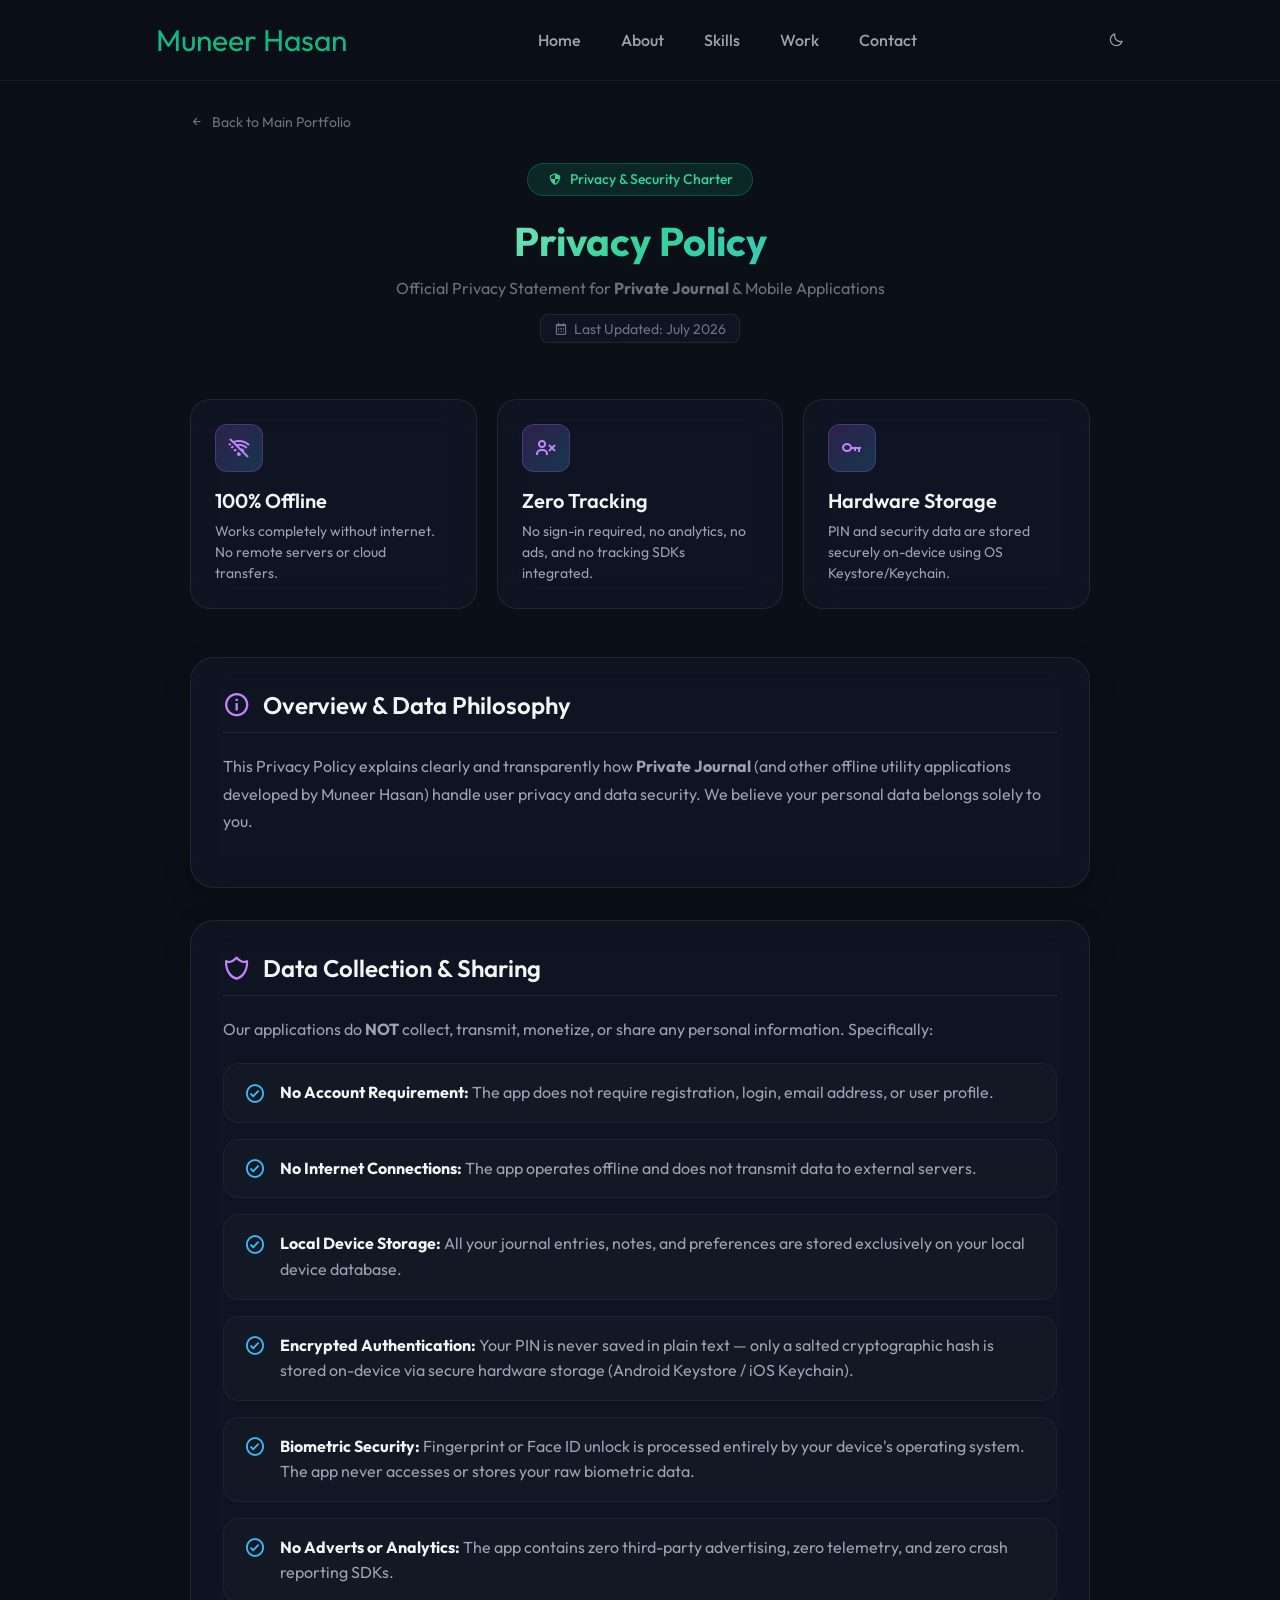
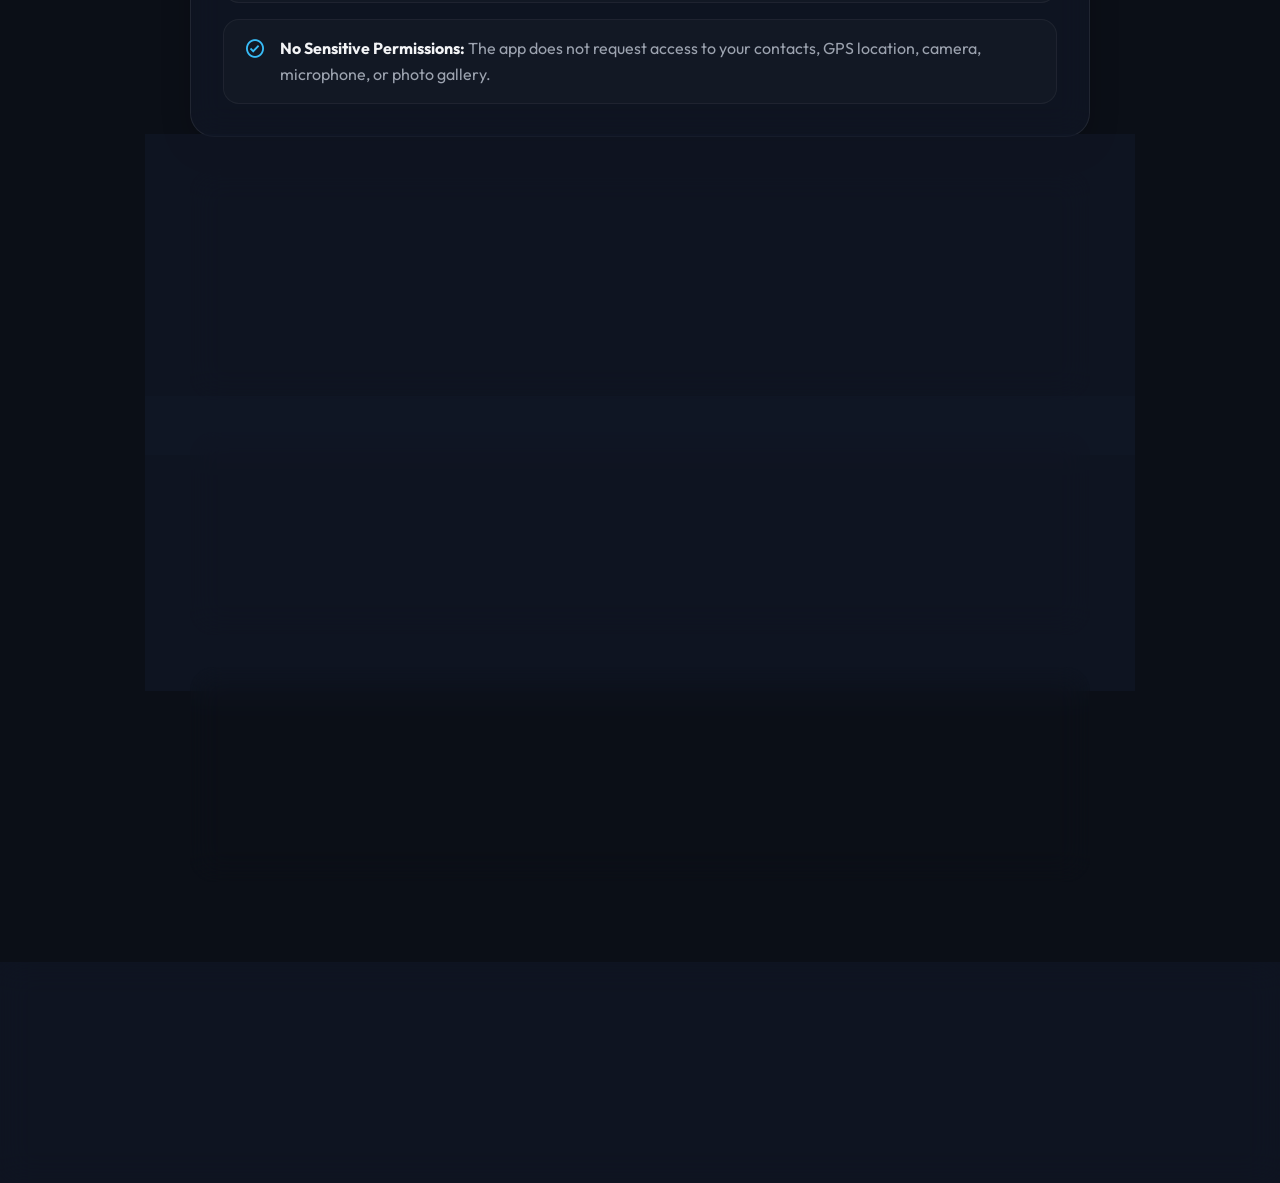
<file: privacy-policy.html>
<!DOCTYPE html>
<html lang="en">

<head>
    <meta charset="UTF-8">
    <meta name="viewport" content="width=device-width, initial-scale=1.0">

    <!--=============== FAVICON ===============-->
    <link rel="icon" type="image/jpeg" sizes="192x192" href="assets/favicons/mh_favicon.jpg">
    <link rel="icon" type="image/svg+xml" href="assets/favicons/mh_favicon.svg">
    <link rel="apple-touch-icon" href="assets/favicons/mh_favicon.svg">
    <link rel="shortcut icon" href="assets/favicons/mh_favicon.svg">
    <meta name="theme-color" content="#DBCBF3">

    <!--=============== BOXICONS ===============-->
    <link href='https://unpkg.com/boxicons@2.1.2/css/boxicons.min.css' rel='stylesheet'>

    <!--=============== CSS ===============-->
    <link rel="stylesheet" href="assets/css/styles.css">

    <!--=============== SEO & META TAGS ===============-->
    <title>Privacy Policy | Muneer Hasan Applications</title>
    <meta name="description" content="Privacy Policy for Private Journal and mobile applications developed by Muneer Hasan. 100% offline, zero data collection.">
    <meta name="keywords" content="Muneer Hasan, Privacy Policy, Private Journal, Mobile Apps, Offline Apps">

    <style>
        .privacy__container {
            padding-top: 7rem;
            padding-bottom: 5rem;
            max-width: 900px;
        }

        .privacy__header {
            text-align: center;
            margin-bottom: 3.5rem;
        }

        .privacy__badge {
            display: inline-flex;
            align-items: center;
            column-gap: 0.5rem;
            background: rgba(16, 185, 129, 0.15);
            border: 1px solid rgba(16, 185, 129, 0.3);
            color: #34d399;
            padding: 0.4rem 1.2rem;
            border-radius: 50px;
            font-size: var(--small-font-size);
            font-weight: var(--font-medium);
            margin-bottom: 1.25rem;
            backdrop-filter: blur(10px);
        }

        .privacy__title {
            font-size: var(--biggest-font-size);
            background: linear-gradient(135deg, #ffffff 0%, #34d399 50%, #38bdf8 100%);
            -webkit-background-clip: text;
            -webkit-text-fill-color: transparent;
            margin-bottom: 0.75rem;
            font-weight: var(--font-bold);
        }

        .privacy__subtitle {
            color: var(--text-color-light);
            font-size: var(--normal-font-size);
            margin-bottom: 1rem;
        }

        .privacy__meta {
            display: inline-flex;
            align-items: center;
            column-gap: 0.4rem;
            color: var(--text-color-light);
            font-size: var(--small-font-size);
            background: var(--container-color);
            padding: 0.3rem 0.8rem;
            border-radius: 8px;
            border: 1px solid var(--glass-border);
        }

        /* Pillars Grid */
        .pillars__grid {
            display: grid;
            grid-template-columns: repeat(auto-fit, minmax(250px, 1fr));
            gap: 1.25rem;
            margin-bottom: 3rem;
        }

        .pillar__card {
            background: var(--container-color);
            border: 1px solid var(--glass-border);
            padding: 1.5rem;
            border-radius: 1.25rem;
            backdrop-filter: var(--glass-blur);
            transition: transform 0.3s ease, border-color 0.3s ease;
        }

        .pillar__card:hover {
            transform: translateY(-5px);
            border-color: rgba(168, 85, 247, 0.4);
        }

        .pillar__icon {
            width: 48px;
            height: 48px;
            background: linear-gradient(135deg, rgba(168, 85, 247, 0.2), rgba(56, 189, 248, 0.2));
            border: 1px solid rgba(168, 85, 247, 0.3);
            border-radius: 12px;
            display: flex;
            align-items: center;
            justify-content: center;
            font-size: 1.5rem;
            color: #c084fc;
            margin-bottom: 1rem;
        }

        .pillar__title {
            font-size: var(--h3-font-size);
            color: var(--title-color);
            margin-bottom: 0.5rem;
            font-weight: var(--font-semibold);
        }

        .pillar__description {
            font-size: var(--small-font-size);
            color: var(--text-color);
            line-height: 1.5;
        }

        /* Sections */
        .policy__card {
            background: var(--container-color);
            border: 1px solid var(--glass-border);
            padding: 2rem;
            border-radius: 1.5rem;
            backdrop-filter: var(--glass-blur);
            margin-bottom: 2rem;
            box-shadow: 0 10px 30px rgba(0, 0, 0, 0.2);
        }

        .section__header {
            display: flex;
            align-items: center;
            column-gap: 0.75rem;
            margin-bottom: 1.25rem;
            padding-bottom: 0.75rem;
            border-bottom: 1px solid var(--glass-border);
        }

        .section__header i {
            font-size: 1.75rem;
            color: #c084fc;
        }

        .section__header h2 {
            font-size: var(--h2-font-size);
            color: var(--title-color);
            font-weight: var(--font-semibold);
            margin: 0;
        }

        .policy__text {
            font-size: var(--normal-font-size);
            color: var(--text-color);
            line-height: 1.7;
            margin-bottom: 1.25rem;
        }

        .checklist {
            list-style: none;
            padding: 0;
            margin: 0;
            display: flex;
            flex-direction: column;
            gap: 1rem;
        }

        .checklist__item {
            display: flex;
            align-items: flex-start;
            column-gap: 0.85rem;
            background: rgba(255, 255, 255, 0.02);
            padding: 1rem 1.25rem;
            border-radius: 1rem;
            border: 1px solid rgba(255, 255, 255, 0.05);
            transition: background 0.3s ease;
        }

        .checklist__item:hover {
            background: rgba(168, 85, 247, 0.05);
        }

        .checklist__icon {
            font-size: 1.35rem;
            color: #38bdf8;
            margin-top: 0.15rem;
            flex-shrink: 0;
        }

        .checklist__content {
            font-size: var(--normal-font-size);
            color: var(--text-color);
            line-height: 1.6;
        }

        .checklist__content strong {
            color: var(--title-color);
        }

        /* Contact Box */
        .contact__box {
            text-align: center;
            background: linear-gradient(135deg, rgba(168, 85, 247, 0.1), rgba(56, 189, 248, 0.1));
            border: 1px solid rgba(168, 85, 247, 0.3);
            padding: 2.5rem 2rem;
            border-radius: 1.5rem;
            backdrop-filter: var(--glass-blur);
        }

        .contact__box h2 {
            font-size: var(--h2-font-size);
            color: var(--title-color);
            margin-bottom: 0.75rem;
        }

        .contact__box p {
            color: var(--text-color);
            margin-bottom: 1.5rem;
        }

        .contact__btn {
            display: inline-flex;
            align-items: center;
            column-gap: 0.5rem;
            background: linear-gradient(135deg, #a855f7, #06b6d4);
            color: #ffffff;
            padding: 0.85rem 2rem;
            border-radius: 50px;
            font-weight: var(--font-medium);
            text-decoration: none;
            transition: transform 0.3s ease, box-shadow 0.3s ease;
            box-shadow: 0 4px 15px rgba(168, 85, 247, 0.4);
        }

        .contact__btn:hover {
            transform: translateY(-3px);
            box-shadow: 0 8px 25px rgba(168, 85, 247, 0.6);
        }

        .back__home {
            display: inline-flex;
            align-items: center;
            column-gap: 0.5rem;
            color: var(--text-color-light);
            font-size: var(--small-font-size);
            text-decoration: none;
            margin-bottom: 2rem;
            transition: color 0.3s ease;
        }

        .back__home:hover {
            color: #c084fc;
        }

        @media screen and (max-width: 768px) {
            .privacy__container {
                padding-top: 6rem;
            }
            .policy__card {
                padding: 1.5rem;
            }
        }
    </style>
</head>

<body>
    <div class="custom-cursor"></div>

    <!--=============== HEADER ===============-->
    <header class="header" id="header">
        <nav class="nav container">
            <a href="/" class="nav__logo">Muneer Hasan</a>

            <div class="nav__menu" id="nav-menu">
                <ul class="nav__list">
                    <li class="nav__item"><a href="/" class="nav__link"><i class='bx bx-home'></i> <span class="nav__name">Home</span></a></li>
                    <li class="nav__item"><a href="/#about" class="nav__link"><i class='bx bx-user'></i> <span class="nav__name">About</span></a></li>
                    <li class="nav__item"><a href="/#skills" class="nav__link"><i class='bx bx-book'></i> <span class="nav__name">Skills</span></a></li>
                    <li class="nav__item"><a href="/#work" class="nav__link"><i class='bx bx-briefcase-alt-2'></i> <span class="nav__name">Work</span></a></li>
                    <li class="nav__item"><a href="/#contact" class="nav__link"><i class='bx bx-message-square-dots'></i> <span class="nav__name">Contact</span></a></li>
                </ul>

                <!--=============== close drawer (mobile) ===============-->
                <button class="nav__close" id="nav-close" type="button" aria-label="Close menu">
                    <i class='bx bx-x'></i>
                </button>
            </div>

            <div class="nav__btns">
                <!--=============== theme change button ===============-->
                <i class='bx bx-moon change-theme change-theme-button' id="theme-button"></i>

                <!--=============== drawer toggle (mobile) ===============-->
                <button class="nav__toggle" id="nav-toggle" type="button" aria-label="Open menu"
                    aria-controls="nav-menu" aria-expanded="false">
                    <i class='bx bx-menu'></i>
                </button>
            </div>
        </nav>

        <!--=============== drawer overlay (mobile) ===============-->
        <div class="nav__overlay" id="nav-overlay"></div>
    </header>

    <!--=============== MAIN ===============-->
    <main class="main">
        <div class="privacy__container container">

            <a href="/" class="back__home">
                <i class='bx bx-left-arrow-alt'></i> Back to Main Portfolio
            </a>

            <!-- Hero Header -->
            <div class="privacy__header">
                <div class="privacy__badge">
                    <i class='bx bx-shield-quarter'></i> Privacy & Security Charter
                </div>
                <h1 class="privacy__title">Privacy Policy</h1>
                <p class="privacy__subtitle">Official Privacy Statement for <strong>Private Journal</strong> & Mobile Applications</p>
                <div class="privacy__meta">
                    <i class='bx bx-calendar'></i> Last Updated: July 2026
                </div>
            </div>

            <!-- Quick Pillars -->
            <div class="pillars__grid">
                <div class="pillar__card">
                    <div class="pillar__icon">
                        <i class='bx bx-wifi-off'></i>
                    </div>
                    <h3 class="pillar__title">100% Offline</h3>
                    <p class="pillar__description">Works completely without internet. No remote servers or cloud transfers.</p>
                </div>

                <div class="pillar__card">
                    <div class="pillar__icon">
                        <i class='bx bx-user-x'></i>
                    </div>
                    <h3 class="pillar__title">Zero Tracking</h3>
                    <p class="pillar__description">No sign-in required, no analytics, no ads, and no tracking SDKs integrated.</p>
                </div>

                <div class="pillar__card">
                    <div class="pillar__icon">
                        <i class='bx bx-key'></i>
                    </div>
                    <h3 class="pillar__title">Hardware Storage</h3>
                    <p class="pillar__description">PIN and security data are stored securely on-device using OS Keystore/Keychain.</p>
                </div>
            </div>

            <!-- Section 1: Overview & Scope -->
            <div class="policy__card">
                <div class="section__header">
                    <i class='bx bx-info-circle'></i>
                    <h2>Overview & Data Philosophy</h2>
                </div>
                <p class="policy__text">
                    This Privacy Policy explains clearly and transparently how <strong>Private Journal</strong> (and other offline utility applications developed by Muneer Hasan) handle user privacy and data security. We believe your personal data belongs solely to you.
                </p>
            </div>

            <!-- Section 2: Data Collection -->
            <div class="policy__card">
                <div class="section__header">
                    <i class='bx bx-shield-alt-2'></i>
                    <h2>Data Collection & Sharing</h2>
                </div>
                <p class="policy__text">
                    Our applications do <strong>NOT</strong> collect, transmit, monetize, or share any personal information. Specifically:
                </p>
                
                <ul class="checklist">
                    <li class="checklist__item">
                        <i class='bx bx-check-circle checklist__icon'></i>
                        <div class="checklist__content">
                            <strong>No Account Requirement:</strong> The app does not require registration, login, email address, or user profile.
                        </div>
                    </li>
                    <li class="checklist__item">
                        <i class='bx bx-check-circle checklist__icon'></i>
                        <div class="checklist__content">
                            <strong>No Internet Connections:</strong> The app operates offline and does not transmit data to external servers.
                        </div>
                    </li>
                    <li class="checklist__item">
                        <i class='bx bx-check-circle checklist__icon'></i>
                        <div class="checklist__content">
                            <strong>Local Device Storage:</strong> All your journal entries, notes, and preferences are stored exclusively on your local device database.
                        </div>
                    </li>
                    <li class="checklist__item">
                        <i class='bx bx-check-circle checklist__icon'></i>
                        <div class="checklist__content">
                            <strong>Encrypted Authentication:</strong> Your PIN is never saved in plain text — only a salted cryptographic hash is stored on-device via secure hardware storage (Android Keystore / iOS Keychain).
                        </div>
                    </li>
                    <li class="checklist__item">
                        <i class='bx bx-check-circle checklist__icon'></i>
                        <div class="checklist__content">
                            <strong>Biometric Security:</strong> Fingerprint or Face ID unlock is processed entirely by your device's operating system. The app never accesses or stores your raw biometric data.
                        </div>
                    </li>
                    <li class="checklist__item">
                        <i class='bx bx-check-circle checklist__icon'></i>
                        <div class="checklist__content">
                            <strong>No Adverts or Analytics:</strong> The app contains zero third-party advertising, zero telemetry, and zero crash reporting SDKs.
                        </div>
                    </li>
                    <li class="checklist__item">
                        <i class='bx bx-check-circle checklist__icon'></i>
                        <div class="checklist__content">
                            <strong>No Sensitive Permissions:</strong> The app does not request access to your contacts, GPS location, camera, microphone, or photo gallery.
                        </div>
                    </li>
                </ul>
            </div>

            <!-- Section 3: Data Control & Deletion -->
            <div class="policy__card">
                <div class="section__header">
                    <i class='bx bx-trash-alt'></i>
                    <h2>Data Control & Permanent Deletion</h2>
                </div>
                <p class="policy__text">
                    You have total ownership of your data at all times. Uninstalling the application permanently deletes all stored journal entries and app data from your device, as no backup exists on external servers. You can also manually wipe all data at any time inside the app via <strong>Settings &rarr; Delete All Entries</strong>.
                </p>
            </div>

            <!-- Section 4: Policy Updates -->
            <div class="policy__card">
                <div class="section__header">
                    <i class='bx bx-refresh'></i>
                    <h2>Policy Changes</h2>
                </div>
                <p class="policy__text">
                    If this policy is ever updated (for instance, if an optional encrypted cloud backup feature is introduced in a future release), this document will be updated immediately and highlighted in the application's official release notes.
                </p>
            </div>

            <!-- Section 5: Contact Box -->
            <div class="contact__box">
                <h2>Have Questions About Privacy?</h2>
                <p>If you have any questions or feedback regarding this privacy statement, feel free to reach out directly.</p>
                <a href="mailto:engrmuneerhasan5544@gmail.com" class="contact__btn">
                    <i class='bx bx-envelope'></i> Contact Developer
                </a>
            </div>

        </div>
    </main>

    <!--=============== FOOTER ===============-->
    <footer class="footer">
        <div class="footer__container container">
            <h1 class="footer__title">Muneer Hasan</h1>
            <span class="footer__copy">All rights reserved. &copy; 2026 Muneer Hasan</span>
        </div>
    </footer>

    <!--=============== MAIN JS ===============-->
    <script src="assets/js/main.js"></script>
</body>

</html>
</file>
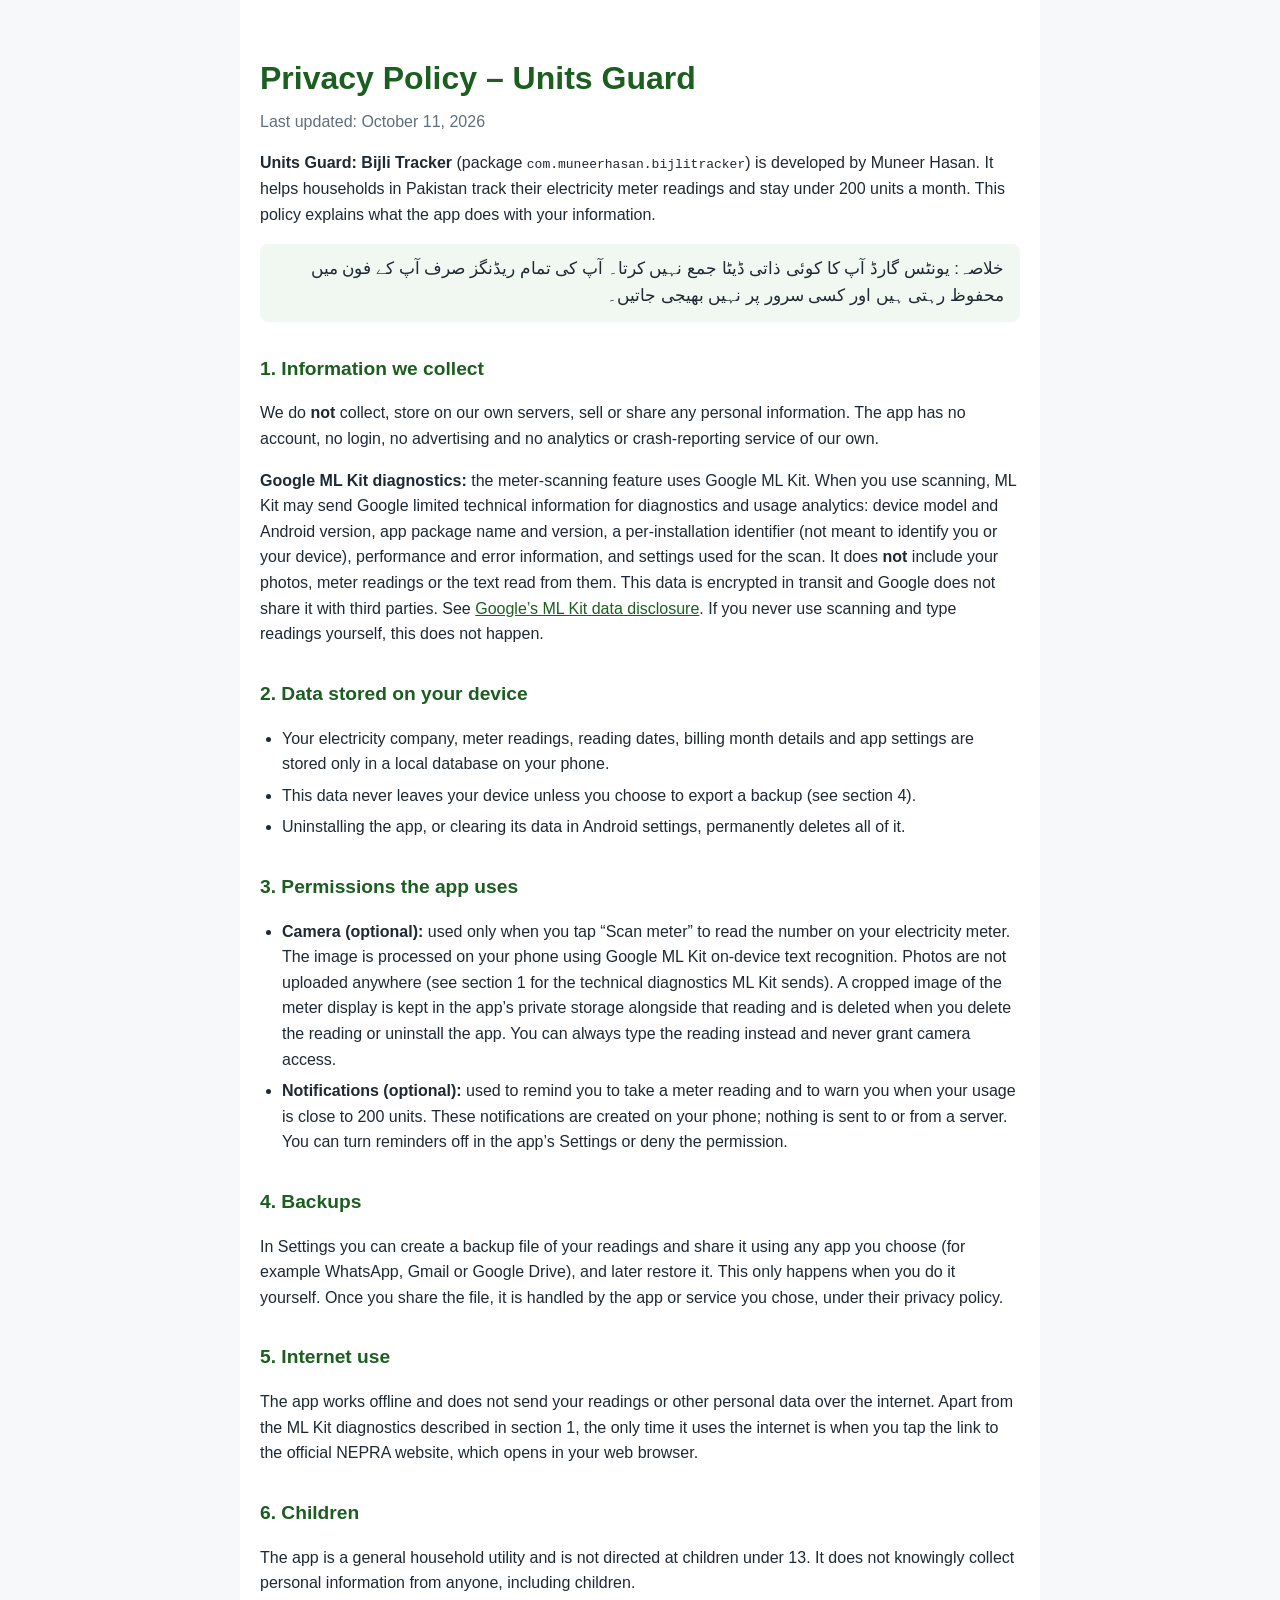
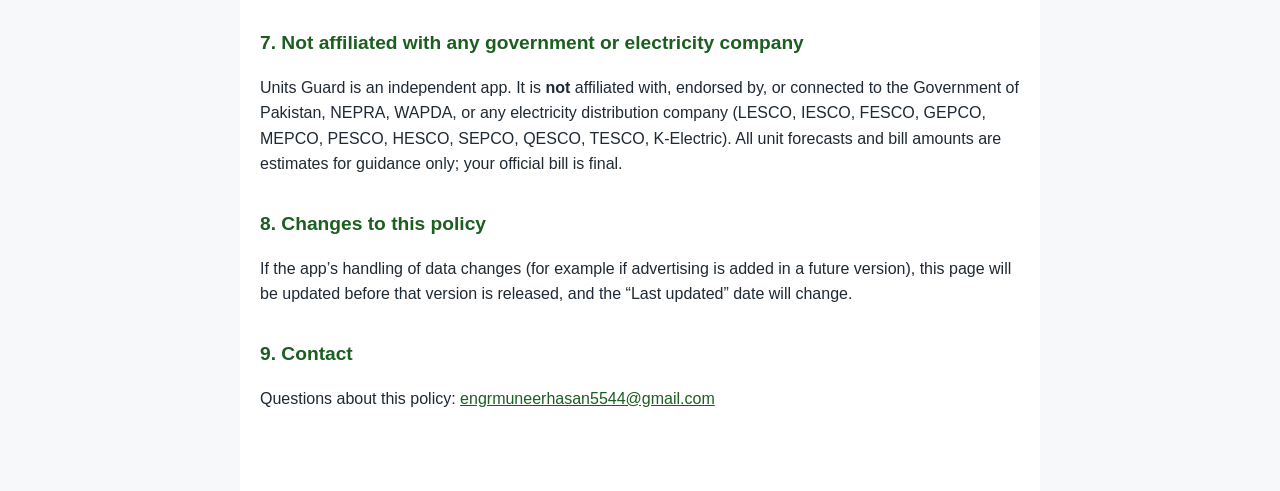
<file: units-guard-privacy.html>
<!doctype html>
<html lang="en">
<head>
<meta charset="utf-8">
<meta name="viewport" content="width=device-width, initial-scale=1">
<title>Units Guard – Privacy Policy</title>
<style>
  body { font-family: -apple-system, BlinkMacSystemFont, "Segoe UI", Roboto, Arial, sans-serif; line-height: 1.6; color: #1f2933; background: #f7f8fa; margin: 0; }
  main { max-width: 760px; margin: 0 auto; padding: 32px 20px 64px; background: #fff; }
  h1 { color: #1B5E20; margin-bottom: 4px; }
  h2 { color: #1B5E20; margin-top: 32px; font-size: 1.2rem; }
  .updated { color: #616e7c; margin-top: 0; }
  ul { padding-left: 22px; }
  li { margin-bottom: 6px; }
  .ur { direction: rtl; text-align: right; font-size: 1.05rem; background: #f1f8f1; padding: 12px 16px; border-radius: 8px; }
  a { color: #1B5E20; }
</style>
</head>
<body>
<main>
<h1>Privacy Policy – Units Guard</h1>
<p class="updated">Last updated: October 11, 2026</p>

<p><strong>Units Guard: Bijli Tracker</strong> (package <code>com.muneerhasan.bijlitracker</code>) is developed by Muneer Hasan. It helps households in Pakistan track their electricity meter readings and stay under 200 units a month. This policy explains what the app does with your information.</p>

<p class="ur">خلاصہ: یونٹس گارڈ آپ کا کوئی ذاتی ڈیٹا جمع نہیں کرتا۔ آپ کی تمام ریڈنگز صرف آپ کے فون میں محفوظ رہتی ہیں اور کسی سرور پر نہیں بھیجی جاتیں۔</p>

<h2>1. Information we collect</h2>
<p>We do <strong>not</strong> collect, store on our own servers, sell or share any personal information. The app has no account, no login, no advertising and no analytics or crash-reporting service of our own.</p>
<p><strong>Google ML Kit diagnostics:</strong> the meter-scanning feature uses Google ML Kit. When you use scanning, ML Kit may send Google limited technical information for diagnostics and usage analytics: device model and Android version, app package name and version, a per-installation identifier (not meant to identify you or your device), performance and error information, and settings used for the scan. It does <strong>not</strong> include your photos, meter readings or the text read from them. This data is encrypted in transit and Google does not share it with third parties. See <a href="https://developers.google.com/ml-kit/android-data-disclosure">Google’s ML Kit data disclosure</a>. If you never use scanning and type readings yourself, this does not happen.</p>

<h2>2. Data stored on your device</h2>
<ul>
  <li>Your electricity company, meter readings, reading dates, billing month details and app settings are stored only in a local database on your phone.</li>
  <li>This data never leaves your device unless you choose to export a backup (see section 4).</li>
  <li>Uninstalling the app, or clearing its data in Android settings, permanently deletes all of it.</li>
</ul>

<h2>3. Permissions the app uses</h2>
<ul>
  <li><strong>Camera (optional):</strong> used only when you tap “Scan meter” to read the number on your electricity meter. The image is processed on your phone using Google ML Kit on-device text recognition. Photos are not uploaded anywhere (see section 1 for the technical diagnostics ML Kit sends). A cropped image of the meter display is kept in the app’s private storage alongside that reading and is deleted when you delete the reading or uninstall the app. You can always type the reading instead and never grant camera access.</li>
  <li><strong>Notifications (optional):</strong> used to remind you to take a meter reading and to warn you when your usage is close to 200 units. These notifications are created on your phone; nothing is sent to or from a server. You can turn reminders off in the app’s Settings or deny the permission.</li>
</ul>

<h2>4. Backups</h2>
<p>In Settings you can create a backup file of your readings and share it using any app you choose (for example WhatsApp, Gmail or Google Drive), and later restore it. This only happens when you do it yourself. Once you share the file, it is handled by the app or service you chose, under their privacy policy.</p>

<h2>5. Internet use</h2>
<p>The app works offline and does not send your readings or other personal data over the internet. Apart from the ML Kit diagnostics described in section 1, the only time it uses the internet is when you tap the link to the official NEPRA website, which opens in your web browser.</p>

<h2>6. Children</h2>
<p>The app is a general household utility and is not directed at children under 13. It does not knowingly collect personal information from anyone, including children.</p>

<h2>7. Not affiliated with any government or electricity company</h2>
<p>Units Guard is an independent app. It is <strong>not</strong> affiliated with, endorsed by, or connected to the Government of Pakistan, NEPRA, WAPDA, or any electricity distribution company (LESCO, IESCO, FESCO, GEPCO, MEPCO, PESCO, HESCO, SEPCO, QESCO, TESCO, K-Electric). All unit forecasts and bill amounts are estimates for guidance only; your official bill is final.</p>

<h2>8. Changes to this policy</h2>
<p>If the app’s handling of data changes (for example if advertising is added in a future version), this page will be updated before that version is released, and the “Last updated” date will change.</p>

<h2>9. Contact</h2>
<p>Questions about this policy: <a href="mailto:engrmuneerhasan5544@gmail.com">engrmuneerhasan5544@gmail.com</a></p>
</main>
</body>
</html>
</file>
<file: assets/css/styles.css>
/*=============== GOOGLE FONTS ===============*/
@import url("https://fonts.googleapis.com/css2?family=Outfit:wght@300;400;500;600;700&display=swap");

/*=============== VARIABLES CSS ===============*/
:root {
  --header-height: 4rem;

  /*========== Colors ==========*/
  /* Premium Emerald & Neon Cyan AI Theme */
  --first-hue: 160; /* Emerald Green */
  --sat: 84%;
  --lig: 48%;
  --second-hue: 190; /* Cyan */
  
  --first-color: #10b981;
  --first-color-alt: #34d399;
  
  --title-color: #f3f4f6;
  --text-color: #9ca3af;
  --text-color-light: #6b7280;
  --body-color: #0b0f17; /* Deep Obsidian Midnight */
  --container-color: rgba(17, 24, 39, 0.65); /* Glass Charcoal */
  
  --glass-bg: rgba(17, 24, 39, 0.35);
  --glass-border: rgba(255, 255, 255, 0.08);
  --glass-blur: blur(16px);

  /*========== Font and typography ==========*/
  --body-font: "Outfit", sans-serif;
  --biggest-font-size: 2rem;
  --h1-font-size: 1.75rem;
  --h2-font-size: 1.5rem;
  --h3-font-size: 1.25rem;
  --normal-font-size: 1rem;
  --small-font-size: 0.875rem;
  --smaller-font-size: 0.813rem;
  --tiny-font-size: 0.688rem;

  /*========== Font weight ==========*/
  --font-light: 300;
  --font-medium: 500;
  --font-semibold: 600;
  --font-bold: 700;

  /*========== z index ==========*/
  --z-tooltip: 10;
  --z-fixed: 100;
  --z-modal: 1000;
}

/* Responsive typography */
@media screen and (min-width: 968px) {
  :root {
    --biggest-font-size: 2.5rem;
    --h1-font-size: 2.25rem;
    --h2-font-size: 1.5rem;
    --h3-font-size: 1.25rem;
    --normal-font-size: 1rem;
    --small-font-size: 0.875rem;
    --smaller-font-size: 0.813rem;
  }
}

/*=============== BASE ===============*/
* {
  box-sizing: border-box;
  padding: 0;
  margin: 0;
}

html {
  scroll-behavior: smooth;
}

body,
button,
input,
textarea {
  font-family: var(--body-font);
  font-size: var(--normal-font-size);
}

body {
  background-color: var(--body-color);
  color: var(--text-color);
  transition: 0.4s;
  /* for light mode animation */
}

h1,
h2,
h3 {
  color: var(--title-color);
  font-weight: var(--font-semibold);
}

ul {
  list-style: none;
}

a {
  text-decoration: none;
}

button {
  cursor: pointer;
  border: none;
  outline: none;
}

img {
  max-width: 100%;
  height: auto;
}

/*=============== THEME ===============*/
.change__theme {
  font-size: 1.25rem;
  cursor: pointer;
  transition: 0.3s;
}

.change__theme:hover {
  color: var(--first-color);
}

/*========== Variables light theme ==========*/
body.light-theme {
  --title-color: #0f172a;
  --text-color: #475569;
  --text-color-light: #64748b;
  --body-color: #f8fafc; /* Clean off-white slate */
  --container-color: #ffffff; /* Crisp white card */
  --glass-border: rgba(15, 23, 42, 0.08);
  --glass-bg: rgba(255, 255, 255, 0.85);
}

/*========== 
    Color changes in some parts of 
    the website, in light theme
==========*/
.light-theme .header {
  background-color: rgba(248, 250, 252, 0.85) !important;
  backdrop-filter: blur(16px);
  -webkit-backdrop-filter: blur(16px);
  border-bottom: 1px solid rgba(15, 23, 42, 0.06);
}

.light-theme .nav__menu {
  background-color: rgba(255, 255, 255, 0.97);
  border-left: 1px solid rgba(15, 23, 42, 0.1);
  box-shadow: -20px 0 45px rgba(15, 23, 42, 0.12);
}

.light-theme .nav__link:hover {
  background-color: rgba(15, 23, 42, 0.05);
}

.light-theme .nav__overlay {
  background-color: rgba(15, 23, 42, 0.35);
}

.light-theme .scroll-header {
  box-shadow: 0 4px 16px rgba(15, 23, 42, 0.06);
}

.light-theme .section__subtitle {
  color: var(--text-color-light);
}

.light-theme .home__social-link {
  background-color: #ffffff;
  border: 1px solid rgba(15, 23, 42, 0.08);
  box-shadow: 0 4px 12px rgba(15, 23, 42, 0.05);
}

.light-theme .home__social-link:hover {
  background-color: var(--first-color);
  color: #ffffff;
}

.light-theme .stat__card,
.light-theme .about__box,
.light-theme .skills__content,
.light-theme .services__card,
.light-theme .work__card,
.light-theme .testimonial__card,
.light-theme .contact__card,
.light-theme .contact__form-div,
.light-theme .pillar__card,
.light-theme .policy__card {
  background-color: #ffffff !important;
  border: 1px solid rgba(16, 185, 129, 0.2) !important;
  box-shadow: 0 10px 30px rgba(15, 23, 42, 0.05) !important;
}

.light-theme .stat__number {
  background: linear-gradient(135deg, #0f172a, #059669);
  -webkit-background-clip: text;
  -webkit-text-fill-color: transparent;
}

.light-theme::-webkit-scrollbar {
  background-color: #e2e8f0;
}

/*=============== REUSABLE CSS CLASSES ===============*/
.container {
  max-width: 968px;
  margin-left: 1rem;
  margin-right: 1rem;
}

.grid {
  display: grid;
  gap: 1.25rem;
}

.main {
  overflow: hidden;
}

.section {
  padding: 4.5rem 0 1rem;
}

.section__title,
.section__subtitle {
  text-align: center;
}

.section__title {
  font-size: var(--h2-font-size);
  color: var(--first-color);
  margin-bottom: 2rem;
}

.section__subtitle {
  display: block;
  font-size: var(--smaller-font-size);
  color: var(--text-color-light);
}

/*=============== HEADER & NAV===============*/
.header {
  position: fixed;
  top: 0;
  left: 0;
  width: 100%;
  background-color: rgba(11, 15, 23, 0.75);
  backdrop-filter: blur(16px);
  -webkit-backdrop-filter: blur(16px);
  border-bottom: 1px solid rgba(255, 255, 255, 0.05);
  z-index: var(--z-fixed);
  transition: 0.4s;
}

.nav {
  height: var(--header-height);
  display: flex;
  justify-content: space-between;
  align-items: center;
}

.nav__logo {
  color: var(--first-color);

  font-size: 30px;
  transition: 0.4s;
}

.nav__logo:hover {
  color: var(--first-color-alt);
}

/* Right side actions: theme toggle + hamburger */
.nav__btns {
  display: flex;
  align-items: center;
  column-gap: 1rem;
}

.nav__toggle,
.nav__close {
  display: inline-flex;
  align-items: center;
  justify-content: center;
  background: none;
  border: none;
  padding: 0;
  cursor: pointer;
  color: var(--title-color);
  font-size: 1.6rem;
  line-height: 1;
  transition: color 0.3s;
}

.nav__toggle:hover,
.nav__close:hover {
  color: var(--first-color);
}

/* Mobile drawer (slides in from the right) */
.nav__menu {
  position: fixed;
  top: 0;
  right: -100%;
  width: 78%;
  max-width: 320px;
  height: 100vh;
  height: 100dvh;
  background-color: rgba(11, 15, 23, 0.96);
  border-left: 1px solid rgba(255, 255, 255, 0.08);
  padding: 5.5rem 1.5rem 2.5rem;
  backdrop-filter: blur(20px);
  -webkit-backdrop-filter: blur(20px);
  box-shadow: -20px 0 45px rgba(0, 0, 0, 0.45);
  overflow-y: auto;
  visibility: hidden; /* keep off-screen links out of the tab order */
  transition: right 0.4s cubic-bezier(0.4, 0, 0.2, 1), visibility 0.4s;
  z-index: 1000;
}

.nav__menu.show-menu {
  right: 0;
  visibility: visible;
}

.nav__close {
  position: absolute;
  top: 1.4rem;
  right: 1.4rem;
  font-size: 1.9rem;
  color: var(--first-color);
}

/* Dim backdrop behind the drawer */
.nav__overlay {
  position: fixed;
  top: 0;
  left: 0;
  width: 100vw;
  height: 100vh;
  height: 100dvh;
  background-color: rgba(2, 6, 12, 0.6);
  backdrop-filter: blur(2px);
  -webkit-backdrop-filter: blur(2px);
  opacity: 0;
  visibility: hidden;
  transition: opacity 0.4s, visibility 0.4s;
  z-index: 999;
}

.nav__overlay.show-overlay {
  opacity: 1;
  visibility: visible;
}

.nav__list {
  display: flex;
  flex-direction: column;
  align-items: stretch;
  row-gap: 0.35rem;
}

.nav__link {
  color: var(--text-color);
  font-size: 1.35rem;
  padding: 0.85rem 1rem;
  font-weight: var(--font-medium);
  text-decoration: none;
  transition: 0.4s;
  display: flex;
  align-items: center;
  gap: 0.9rem;
  border-radius: 0.75rem;
}

.nav__link:hover {
  color: var(--title-color);
  background-color: rgba(255, 255, 255, 0.06);
}

.nav__name {
  display: block;
  font-size: var(--normal-font-size);
}

/* Active link */
.active-link {
  background: linear-gradient(180deg,
      hsla(var(--first-hue), var(--sat), var(--lig), 0.5),
      hsla(var(--first-hue), var(--sat), var(--lig), 0.2));
  box-shadow: 0 0 16px hsla(var(--first-hue), var(--sat), var(--lig), 0.4);
  border-radius: 0.75rem;

  color: var(--title-color);
}

/* Change background header */
.scroll-header {
  box-shadow: 0 4px 4px hsla(0, 0%, 4%, 0.3);
}

/*=============== HOME ===============*/
.home__container {
  position: relative;
  row-gap: 4.5rem;
  padding-top: 0;
}

.home__data {
  text-align: center;
  padding: 3.5rem 0 3rem;
}

.home__greeting,
.home__education {
  font-size: 25px;
  font-weight: var(--font-medium);
}

.home__greeting {
  display: block;
  color: var(--title-color);
  margin-bottom: 0.25rem;
}

.home__education {
  color: var(--text-color);
  margin-bottom: 2.5rem;
}

.home__name {
  font-size: 80px;
  color: var(--first-color);
  margin-bottom: 1.5rem;
  line-height: 1.1;
}

.home__img {
  width: 160px;
}

.home__handle {
  justify-self: center;
  width: 190px;
  height: 293px;
  background: linear-gradient(180deg,
      hsla(var(--first-hue), var(--sat), var(--lig), 0.5),
      hsla(var(--first-hue), var(--sat), var(--lig), 0.1));

  border-radius: 10rem 10rem 1rem 1rem;
  display: flex;
  align-items: flex-end;
  justify-content: center;
  overflow: hidden;
}

.home__button {
  display: flex;
  justify-content: center;
  align-items: center;
  gap: 1.5rem;
  margin-bottom: 3rem;
}

.home__social {
  display: flex;
  justify-content: center;
  gap: 1.5rem;
}

.home__social-link {
  width: max-content;
  background-color: var(--container-color);
  color: var(--first-color);
  padding: 0.25rem;
  border-radius: 0.5rem;
  display: flex;
  font-size: 1rem;
  transition: 0.4s;
}

.home__social-link:hover {
  background-color: var(--first-color);
  color: #ffffff;
  transform: translateY(-3px);
}

.home__scroll {
  color: var(--first-color);
  right: -1.5rem;
  bottom: 4rem;
  display: grid;
  row-gap: 2.25rem;
  justify-items: center;
}

.home__scroll-icon {
  font-size: 1.25rem;
}

.home__scroll-name {
  font-size: var(--smaller-font-size);
  transform: rotate(-90deg);
}

/*=============== BUTTONS ===============*/
.button {
  display: inline-block;
  background-color: var(--first-color);
  color: var(--body-color);
  padding: 0.75rem 1rem;
  border-radius: 0.8rem;
  font-weight: var(--font-medium);
  transition: 0.4s;
}

.button:hover {
  background-color: var(--first-color-alt);
  color: var(--body-color);
}

.button--ghost {
  background-color: transparent;
  color: var(--first-color);
  border: 1px solid var(--first-color);
}

/*=============== ABOUT ===============*/
.about__container {
  row-gap: 2.5rem;
}

.about__img {
  width: 220px;
  border-radius: 1.5rem;
  justify-self: center;
}

.about__data {
  text-align: center;
}

.about__info {
  display: grid;
  grid-template-columns: repeat(3, 1fr);
  gap: 0.5rem;
  margin-bottom: 2rem;
}

.about__box {
  background-color: var(--container-color);
  backdrop-filter: var(--glass-blur);
  -webkit-backdrop-filter: var(--glass-blur);
  border: 1px solid var(--glass-border);
  border-radius: 0.75rem;
  padding: 0.75rem 0.5rem;
  transition: transform 0.3s ease, box-shadow 0.3s ease;
}

.about__box:hover {
  transform: translateY(-5px);
  box-shadow: 0 8px 24px hsla(var(--first-hue), var(--sat), var(--lig), 0.2);
}

.about__icon {
  font-size: 1.5rem;
  color: var(--first-color);
  margin-bottom: 0.5rem;
}

.about__title {
  font-size: var(--small-font-size);
}

.about__subtitle {
  font-size: var(--tiny-font-size);
}

.about__description {
  margin-bottom: 2rem;
  justify-content: safe;
}

/*=============== SKILLS ===============*/
.skills__container {
  row-gap: 2rem;
  padding-top: 1rem;
}

.skills__content {
  background-color: var(--container-color);
  backdrop-filter: var(--glass-blur);
  -webkit-backdrop-filter: var(--glass-blur);
  border: 1px solid var(--glass-border);
  padding: 1.5rem;
  border-radius: 1.25rem;
  transition: transform 0.3s ease, box-shadow 0.3s ease;
}

.skills__content:hover {
  transform: translateY(-5px);
  box-shadow: 0 8px 24px hsla(var(--first-hue), var(--sat), var(--lig), 0.2);
}

.skills__title {
  font-size: var(--normal-font-size);
  font-weight: var(--font-medium);
  color: var(--first-color);
  text-align: center;
  margin-bottom: 1.5rem;
}

.skills__box {
  display: flex;
  justify-content: center;
  column-gap: 2.5rem;
}

.skills__group {
  display: grid;
  align-content: flex-start;
  row-gap: 1rem;
}

.skills__data {
  display: flex;
  column-gap: 0.5rem;
}

.skills .bxs-badge-check {
  font-size: 1rem;
  color: var(--first-color);
}

.skills__name {
  font-size: var(--normal-font-size);
  font-weight: var(--font-medium);
  line-height: 18px;
}

.skills__level {
  font-size: var(--small-font-size);
}

/*=============== SERVICES ===============*/
.services__container {
  grid-template-columns: repeat(2, 1fr);
  gap: 1.5rem;
  padding-top: 1rem;
}

.services__card {
  background-color: var(--container-color);
  backdrop-filter: var(--glass-blur);
  -webkit-backdrop-filter: var(--glass-blur);
  border: 1px solid var(--glass-border);
  padding: 3rem 1.5rem 1.5em;
  border-radius: 1.25rem;
  transition: transform 0.3s ease, box-shadow 0.3s ease;
}

.services__card:hover {
  transform: translateY(-5px);
  box-shadow: 0 8px 24px hsla(var(--first-hue), var(--sat), var(--lig), 0.2);
}

.services__title {
  font-size: var(--h3-font-size);
  margin-bottom: 2.5rem;
}

.services__button {
  color: var(--first-color);
  font-size: var(--small-font-size);
  display: flex;
  align-items: center;
  column-gap: 0.25rem;
  cursor: pointer;
}

.services__button:hover .services__icon {
  transform: translateX(0.25rem);
}

.services__icon {
  font-size: 1rem;
  transition: 0.4s;
}

/* Services modal */
.services__modal {
  position: fixed;
  inset: 0;
  background-color: hsl(var(--second-hue), 28%, 16%, 0.7);
  padding: 2rem 1rem;
  display: grid;
  place-items: center;
  transition: 0.4s;
  z-index: var(--z-modal);
  visibility: hidden;
  opacity: 0;
}

.services__modal-content {
  background-color: var(--body-color);
  padding: 4.5rem 1.5rem 2.5rem;
  border-radius: 1.5rem;
  position: relative;
}

.services__modal-title {
  text-align: center;
}

.services__modal-description {
  text-align: start;
  justify-self: flex-start;
}

.services__modal-title {
  font-size: var(--h3-font-size);
  color: var(--first-color);
  margin-bottom: 1rem;
}

.services__modal-description {
  font-size: var(--small-font-size);
  margin-bottom: 2rem;
}

.services__modal-list {
  display: grid;
  row-gap: 0.75rem;
}

.services__modal-item {
  display: flex;
  align-items: flex-start;
  column-gap: 0.5rem;
}

.services__modal-icon {
  font-size: 1.5rem;
  color: var(--first-color);
}

.services__modal-info {
  font-size: var(--small-font-size);
}

.services__modal-close {
  position: absolute;
  top: 1.5rem;
  right: 1.5rem;
  font-size: 1.5rem;
  color: var(--first-color);
  cursor: pointer;
}

/*Active modal*/

.active-modal {
  visibility: visible;
  opacity: 1;
}

/*=============== WORK ===============*/
.work__container {
  display: grid;
  grid-template-columns: repeat(3, 1fr); /* 3 columns per row */
  gap: 1.5rem;
  padding-top: 1rem;
}


.work__card {
  background-color: var(--container-color);
  backdrop-filter: var(--glass-blur);
  -webkit-backdrop-filter: var(--glass-blur);
  border: 1px solid var(--glass-border);
  padding: 3rem 1.5rem 1.5em;
  border-radius: 1.25rem;
  transition: transform 0.3s ease, box-shadow 0.3s ease;
}

.work__card:hover {
  transform: translateY(-5px);
  box-shadow: 0 8px 24px hsla(var(--first-hue), var(--sat), var(--lig), 0.2);
}

.work__img {
  border-radius: 1rem;
  margin-bottom: 0.75rem;
  width: 100%;
  aspect-ratio: 1 / 1;
  object-fit: cover;
  object-position: top;
  background-color: transparent;
}

.work__title {
  font-size: var(--h3-font-size);
  margin-bottom: 2.5rem;
  text-align: center;
}

.work__button {
  color: var(--first-color);
  font-size: var(--small-font-size);
  display: flex;
  align-items: center;
  column-gap: 0.25rem;
  cursor: pointer;
}

.work__button:hover .work__icon {
  transform: translateX(0.25rem);
}

.work__icon {
  font-size: 1rem;
  transition: 0.4s;
}

/* Work Modal */
.work__modal {
  position: fixed;
  inset: 0;
  background-color: hsl(var(--second-hue), 28%, 16%, 0.7);
  padding: 2rem 1rem;
  display: grid;
  place-items: center;
  transition: 0.4s;
  z-index: var(--z-modal);
  visibility: hidden;
  opacity: 0;
}

.work__modal-content {
  background-color: var(--body-color);
  padding: 0.5rem 1.5rem 2.5rem;
  border-radius: 1.5rem;
  position: relative;
  text-align: center;
}

.work__modal-title {
  font-size: var(--h3-font-size);
  color: var(--first-color);
  margin-bottom: 1rem;
}

.work__modal-description {
  font-size: var(--small-font-size);
  margin-bottom: 2rem;
}

.work__modal-list {
  display: grid;
  row-gap: 0.75rem;
}

.work__modal-item {
  display: flex;
  align-items: flex-start;
  column-gap: 0.5rem;
}

.work__modal-info {
  font-size: var(--small-font-size);
}

.work__modal-close {
  position: absolute;
  top: 1.5rem;
  right: 1.5rem;
  font-size: 1.5rem;
  color: var(--first-color);
  cursor: pointer;
}

/* Active modal */
.active-modal {
  visibility: visible;
  opacity: 1;
}



/*=============== TESTIMONIAL ===============*/
.testimonial__card {
  background-color: var(--container-color);
  backdrop-filter: var(--glass-blur);
  -webkit-backdrop-filter: var(--glass-blur);
  border: 1px solid var(--glass-border);
  padding: 1.25rem 1.5rem;
  border-radius: 1.5rem;
  margin-bottom: 3rem;
  transition: transform 0.3s ease, box-shadow 0.3s ease;
}

.testimonial__card:hover {
  transform: translateY(-5px);
  box-shadow: 0 8px 24px hsla(var(--first-hue), var(--sat), var(--lig), 0.2);
}

.testimonial__img {
  width: 60px;
  border-radius: 3rem;
  margin-bottom: 1rem;
}

.testimonial__name {
  font-size: var(--normal-font-size);
  font-weight: var(--font-medium);
  margin-bottom: 0.25rem;
}

.testimonial__description {
  font-size: var(--small-font-size);
  margin-bottom: 0.15rem;
}

/* Swiper class */
.swiper-pagination-bullet {
  background-color: var(--text-color-light);
}

.swiper-pagination-bullet-active {
  background-color: var(--first-color);
}

/*=============== CONTACT ===============*/
.contact__container {
  row-gap: 3rem;
  padding-bottom: 3rem;
}

.contact__title {
  text-align: center;
  font-size: var(--h1-font-size);
  margin-bottom: 1.5rem;
}

.contact__info {
  display: grid;
  gap: 1rem;
}

.contact__card {
  background-color: var(--container-color);
  backdrop-filter: var(--glass-blur);
  -webkit-backdrop-filter: var(--glass-blur);
  border: 1px solid var(--glass-border);
  padding: 2rem 1rem;
  border-radius: 0.75rem;
  text-align: center;
  transition: transform 0.3s ease, box-shadow 0.3s ease;
}

.contact__card:hover {
  transform: translateY(-5px);
  box-shadow: 0 8px 24px hsla(var(--first-hue), var(--sat), var(--lig), 0.2);
}

.contact__card-icon {
  font-size: 2rem;
  color: var(--title-color);
  margin-bottom: 0.25rem;
}

.contact__card-title,
.contact__card-data {
  font-size: var(--small-font-size);
}

.contact__card-title {
  font-weight: var(--font-medium);
}

.contact__card-data {
  display: block;
  margin-bottom: 0.75rem;
}

.contact__button {
  color: var(--first-color);
  font-size: var(--small-font-size);
  display: flex;
  align-items: center;
  justify-content: center;
  column-gap: 0.25rem;
  cursor: pointer;
}

.contact__button:hover .contact__button-icon {
  transform: translateX(0.25rem);
}

.contact__button-icon {
  font-size: 1rem;
  transition: 0.4s;
}

.contact__form-div {
  position: relative;
  margin-bottom: 2rem;
  height: 4rem;
}

.contact__form-input {
  position: absolute;
  top: 0;
  left: 0;
  width: 100%;
  height: 100%;
  border: 1px solid var(--glass-border);
  background-color: var(--glass-bg);
  backdrop-filter: var(--glass-blur);
  -webkit-backdrop-filter: var(--glass-blur);
  border-radius: 0.75rem;
  padding: 1.5rem;
  z-index: 1;
  color: var(--text-color);
  transition: box-shadow 0.3s ease, border-color 0.3s ease;
}

.contact__form-input:focus {
  border-color: var(--first-color);
  box-shadow: 0 0 16px hsla(var(--first-hue), var(--sat), var(--lig), 0.3);
}

.contact__form-tag {
  position: absolute;
  top: -0.75rem;
  left: 1.25rem;
  font-size: var(--smaller-font-size);
  padding: 0.25rem;
  background-color: var(--body-color);
  z-index: 10;
}

.contact__form-area {
  height: 17rem;
}

.contact__form-area textarea {
  resize: none;
}



/*=============== FOOTER ===============*/
.footer {
  background-color: var(--container-color);
  border-top: 1px solid var(--glass-border);
  backdrop-filter: var(--glass-blur);
  position: relative;
  z-index: 5;
}

.light-theme .footer {
  background-color: #ffffff !important;
  border-top: 1px solid rgba(15, 23, 42, 0.08) !important;
}

.footer__container {
  padding: 3.5rem 0 3rem;
  display: flex;
  flex-direction: column;
  align-items: center;
}

.footer__title {
  text-align: center;
  font-size: var(--h1-font-size);
  color: var(--title-color);
  font-weight: var(--font-bold);
  margin-bottom: 0.25rem;
}

.footer__subtitle {
  font-size: var(--small-font-size);
  color: var(--text-color-light);
  margin-bottom: 2rem;
}

.footer__list {
  display: flex;
  justify-content: center;
  align-items: center;
  column-gap: 2rem;
  margin-bottom: 2rem;
  flex-wrap: wrap;
}

.footer__link {
  color: var(--text-color);
  font-size: var(--normal-font-size);
  font-weight: var(--font-medium);
  transition: color 0.3s ease;
  text-decoration: none;
}

.footer__link:hover {
  color: var(--first-color);
}

.footer__social {
  display: flex;
  justify-content: center;
  align-items: center;
  column-gap: 1rem;
  margin-bottom: 2rem;
}

.footer__social-link {
  width: 44px;
  height: 44px;
  background: var(--body-color);
  border: 1px solid var(--glass-border);
  color: var(--first-color);
  border-radius: 50%;
  font-size: 1.25rem;
  display: inline-flex;
  align-items: center;
  justify-content: center;
  transition: transform 0.3s ease, background-color 0.3s ease, color 0.3s ease, border-color 0.3s ease;
}

.footer__social-link:hover {
  background-color: var(--first-color);
  color: #ffffff;
  transform: translateY(-3px);
  border-color: var(--first-color);
}

.light-theme .footer__social-link {
  background: #f8fafc;
  border: 1px solid rgba(15, 23, 42, 0.08);
  color: var(--first-color);
}

.light-theme .footer__social-link:hover {
  background-color: var(--first-color);
  color: #ffffff;
}

.footer__copy {
  display: flex;
  align-items: center;
  justify-content: center;
  gap: 1.5rem;
  flex-wrap: wrap;
  color: var(--text-color-light);
  text-align: center;
  font-size: var(--small-font-size);
  margin-top: 1.5rem;
  padding-top: 1.5rem;
  border-top: 1px solid var(--glass-border);
  width: 100%;
  max-width: 600px;
}

.footer__privacy-link {
  color: var(--first-color);
  text-decoration: none;
  font-weight: var(--font-medium);
  transition: text-decoration 0.3s ease;
}

.footer__privacy-link:hover {
  text-decoration: underline;
}

/*=============== SCROLL BAR ===============*/
::-webkit-scrollbar {
  width: 0.5rem;
  border-radius: 0.5rem;
  background-color: var(--container-color);
}

::-webkit-scrollbar-track {
  border-radius: 1.5rem;
}

::-webkit-scrollbar-thumb {
  background-color: var(--first-color);
  border-radius: 0.5rem;
}

::-webkit-scrollbar-thumb:hover {
  background-color: var(--first-color-alt);
}

/*=============== BREAKPOINTS ===============*/
/* For small devices */
@media screen and (max-width: 320px) {
  .nav__menu {
    width: 85%;
    padding: 5rem 1.15rem 2rem;
  }

  .home__button {
    flex-direction: column;
  }

  .home__handle {
    width: 150px;
    height: 253px;
  }

  .home__img {
    width: 130px;
  }

  .about__info {
    grid-template-columns: repeat(2, 1fr);
  }

  .skills__box {
    column-gap: 1rem;
  }

  .skills__name {
    font-size: var(--small-font-size);
  }

  .skills__level {
    font-size: var(--smaller-font-size);
  }

  .services__container {
    grid-template-columns: 145px;
    justify-content: center;
  }

  .work__item {
    font-size: var(--small-font-size);
  }

  .work__filters {
    column-gap: 0.25rem;
  }
}

@media screen and (min-width: 435px) {
  .work__container {
    justify-content: center;
    grid-template-columns: repeat(2, max-content);
  }

  .work__img {
    width: 165px;
  }
}

/* For medium devices */
@media screen and (min-width: 630px) {
  .about__info {
    grid-template-columns: repeat(3, 180px);
    justify-content: center;
  }

  .about__description {
    padding: 1rem 5rem;
    width: 600px;
    margin: 0 auto 2rem auto;
  }

  .about__box {
    padding: 1.75rem 0.95rem;
  }

  .skills__container {
    justify-content: center;
  }

  .skills__content {
    padding: 4rem 8.8rem;
  }

  .skills__title {
    font-size: var(--h3-font-size);
    margin-bottom: 1.5rem;
  }

  .skills__box {
    column-gap: 5.5rem;
  }

  .services__container {
    grid-template-columns: repeat(3, 177px);
    justify-content: center;
  }

  .services__modal-content {
    width: 500px;
    padding: 4.5rem 2.5rem 2.5rem;
  }

  .services__modal-description {
    padding: 0 3.5rem;
  }

  .work__container {
    justify-content: center;
    grid-template-columns: repeat(2, max-content);
  }

  .work__img {
    width: 250px;
  }

  .testimonial__container {
    width: 600px;
    margin: auto;
  }

  .contact__container {
    display: grid;
    grid-template-columns: 220px 340px;
    column-gap: 2rem;
    justify-content: center;
  }

  .contact__info {
    grid-template-columns: 200px;
    gap: 1rem;
  }

  .contact__form {
    width: 340px;
  }

  /* .contact__info {
    grid-template-columns: 350px;
    justify-content: center;
  }

  .contact__form {
    width: 360px;
    margin: 0 auto;
  } */
}

/* @media screen and (min-width: 767px) {
  /* .work__container {
    grid-template-columns: repeat(2, max-content);
  } */

/* .contact__info {
    grid-template-columns: 300px;
  }

  .contact__container {
    grid-template-columns: repeat(2, 325px);
    justify-content: center;
  }
} */

@media screen and (max-width: 967px) {
  /* Lock page scroll while the drawer is open */
  body.no-scroll {
    overflow: hidden;
  }
}

/* For large devices */
@media screen and (min-width: 968px) {
  .container {
    margin-left: auto;
    margin-right: auto;
  }

  .section {
    padding: 6.5rem 0 1rem;
  }

  .section__title {
    margin-bottom: 3.5rem;
  }

  .home__data {
    padding: 5rem 0 4rem;
  }

  .nav {
    height: calc(var(--header-height) + 1rem);
    display: flex;
    justify-content: space-between;
    align-items: center;
  }

  .nav__menu {
    position: static !important;
    inset: auto !important;
    transform: none !important;
    width: auto !important;
    max-width: none !important;
    height: auto !important;
    overflow: visible !important;
    visibility: visible !important;
    background: transparent !important;
    backdrop-filter: none !important;
    -webkit-backdrop-filter: none !important;
    border: none !important;
    box-shadow: none !important;
    padding: 0 !important;
  }

  .light-theme .nav__menu {
    background: transparent !important;
    border: none !important;
    box-shadow: none !important;
  }

  /* Drawer-only controls stay hidden on desktop */
  .nav__toggle,
  .nav__close,
  .nav__overlay {
    display: none !important;
  }

  .nav__list {
    display: flex;
    flex-direction: row;
    column-gap: 2.5rem;
    row-gap: 0;
  }

  .nav__link:hover {
    background-color: transparent;
  }

  .nav__link {
    font-size: var(--normal-font-size);
    padding: 0;
    border-radius: 0;
    gap: 0.25rem;
  }
  
  .nav__link i {
    display: none;
  }

  .nav__name {
    display: block;
    font-size: 16px;
    font-weight: var(--font-medium);
  }

  .active-link {
    background: transparent;
    box-shadow: none;
    color: var(--first-color);
    position: relative;
  }
  
  .active-link::after {
    content: '';
    position: absolute;
    bottom: -5px;
    left: 0;
    width: 100%;
    height: 2px;
    background-color: var(--first-color);
  }

  .home__handle {
    width: 290px;
    height: 400px;
  }

  .home__img {
    width: 220px;
  }



  .about__container {
    grid-template-columns: repeat(2, 1fr);
    align-items: center;
    column-gap: 4rem;
  }

  .about__img {
    width: 350px;
  }

  .about__data {
    text-align: initial;
  }

  .about__info {
    justify-content: initial;
    gap: 2rem;
  }

  .about__box {
    text-align: center;
    padding: 1rem 1.25rem;
  }

  .about__description {
    padding: 0 4rem 0 0;
    margin-bottom: 2.5rem;
  }

  .skills__container {
    grid-template-columns: repeat(2, 460px);
    column-gap: 3rem;
  }

  .skills__title {
    margin-bottom: 3.5rem;
  }

  .services__container {
    grid-template-columns: repeat(3, 300px);
    column-gap: 2rem;
  }

  .services__card {
    padding: 5rem 2rem 1.5rem;
  }

  .work__container {
    grid-template-columns: repeat(3, max-content);
    gap: 3rem;
  }

  .work__card {
    padding: 1.25rem;
  }

  .work__img {
    margin-bottom: 2rem;
  }

  .work__title {
    margin-bottom: 0.5rem;
  }

  .testimonial__container {
    width: 970px;
  }

  .testimonial__card {
    padding: 1.5rem 2rem;
  }

  .contact__info {
    grid-template-columns: 430px;
    gap: 1rem;
  }

  .contact__form {
    width: 430px;
  }

  .contact__form-area {
    height: 18rem;
  }

  .contact__container {
    grid-template-columns: repeat(2, 430px);
    column-gap: 6rem;
  }

  .footer__social-link {
    font-size: 1.25rem;
    padding: 0.4rem;
    border-radius: 0.5rem;
  }
}

/*=============== CUSTOM CURSOR ===============*/
.custom-cursor {
  position: fixed;
  top: 0;
  left: 0;
  width: 20px;
  height: 20px;
  border: 2px solid var(--first-color);
  border-radius: 50%;
  pointer-events: none !important;
  z-index: 9999;
  transform: translate(-50%, -50%);
  opacity: 0; /* Hidden by default until mouse moves */
  transition: opacity 0.3s ease, transform 0.15s ease-out, width 0.2s, height 0.2s, background-color 0.2s;
  box-shadow: 0 0 12px hsla(var(--first-hue), var(--sat), var(--lig), 0.5);
}

.custom-cursor.active {
  opacity: 1;
}

.custom-cursor.hover {
  width: 42px;
  height: 42px;
  background-color: hsla(var(--first-hue), var(--sat), var(--lig), 0.2);
  border-color: rgba(255, 255, 255, 0.4);
}

/* Hide custom cursor on touch/mobile devices */
@media (hover: none), (pointer: coarse) {
  .custom-cursor {
    display: none !important;
  }
}

/* Animations for hero glow */
@keyframes glowPulse {
  0% { box-shadow: 0 0 20px hsla(var(--first-hue), var(--sat), var(--lig), 0.4); }
  50% { box-shadow: 0 0 40px hsla(var(--first-hue), var(--sat), var(--lig), 0.8); }
  100% { box-shadow: 0 0 20px hsla(var(--first-hue), var(--sat), var(--lig), 0.4); }
}

.glow-effect {
  animation: glowPulse 3s infinite;
}

/*=============== ULTRA-PREMIUM NEW STYLES ===============*/
/* Ambient Background Glow Orbs */
.ambient__orb {
  position: fixed;
  border-radius: 50%;
  filter: blur(120px);
  pointer-events: none;
  z-index: 0;
  opacity: 0.18;
}

.ambient__orb-1 {
  top: 5%;
  left: 10%;
  width: 400px;
  height: 400px;
  background: radial-gradient(circle, #10b981, #059669);
}

.ambient__orb-2 {
  bottom: 20%;
  right: 5%;
  width: 450px;
  height: 450px;
  background: radial-gradient(circle, #06b6d4, #0284c7);
}

/* Hero Status Badge */
.hero__status-badge {
  display: inline-flex;
  align-items: center;
  column-gap: 0.5rem;
  background: rgba(16, 185, 129, 0.12);
  border: 1px solid rgba(16, 185, 129, 0.3);
  padding: 0.4rem 1.25rem;
  border-radius: 50px;
  font-size: var(--small-font-size);
  color: #34d399;
  margin-bottom: 1.5rem;
  backdrop-filter: blur(10px);
  box-shadow: 0 4px 20px rgba(16, 185, 129, 0.15);
}

.status__dot {
  width: 8px;
  height: 8px;
  background-color: #22c55e;
  border-radius: 50%;
  box-shadow: 0 0 10px #22c55e;
  animation: pulseDot 2s infinite;
}

@keyframes pulseDot {
  0% { transform: scale(0.95); box-shadow: 0 0 0 0 rgba(34, 197, 94, 0.7); }
  70% { transform: scale(1); box-shadow: 0 0 0 8px rgba(34, 197, 94, 0); }
  100% { transform: scale(0.95); box-shadow: 0 0 0 0 rgba(34, 197, 94, 0); }
}

/* Hero Stats Counter Bar */
.hero__stats {
  display: grid;
  grid-template-columns: repeat(3, 1fr);
  gap: 1.25rem;
  margin-top: 2.5rem;
  max-width: 700px;
  margin-left: auto;
  margin-right: auto;
}

.stat__card {
  background: var(--container-color);
  border: 1px solid var(--glass-border);
  padding: 1.25rem 1rem;
  border-radius: 1.25rem;
  text-align: center;
  backdrop-filter: var(--glass-blur);
  transition: transform 0.3s ease, border-color 0.3s ease;
}

.stat__card:hover {
  transform: translateY(-5px);
  border-color: rgba(16, 185, 129, 0.4);
}

.stat__number {
  font-size: var(--h1-font-size);
  font-weight: var(--font-bold);
  background: linear-gradient(135deg, #ffffff, #34d399);
  -webkit-background-clip: text;
  -webkit-text-fill-color: transparent;
  display: block;
}

.stat__title {
  font-size: var(--smaller-font-size);
  color: var(--text-color-light);
  margin-top: 0.25rem;
}

/* Floating Tech Badges */
.home__img-wrapper {
  position: relative;
  display: inline-block;
}

.floating__badge {
  position: absolute;
  display: flex;
  align-items: center;
  column-gap: 0.4rem;
  background: var(--container-color);
  border: 1px solid var(--glass-border);
  padding: 0.5rem 0.9rem;
  border-radius: 50px;
  font-size: var(--smaller-font-size);
  font-weight: var(--font-medium);
  color: var(--title-color);
  backdrop-filter: blur(12px);
  box-shadow: 0 8px 20px rgba(0, 0, 0, 0.3);
  animation: floatAnim 4s ease-in-out infinite;
  z-index: 5;
}

.floating__badge i {
  font-size: 1.1rem;
  color: #38bdf8;
}

.floating__badge-1 { top: 10%; left: -20px; animation-delay: 0s; }
.floating__badge-2 { bottom: 15%; right: -20px; animation-delay: 2s; }
.floating__badge-3 { top: 60%; left: -30px; animation-delay: 1s; }

@keyframes floatAnim {
  0%, 100% { transform: translateY(0); }
  50% { transform: translateY(-10px); }
}

/* Project Tag Pills & Links */
.work__tags {
  display: flex;
  flex-wrap: wrap;
  gap: 0.4rem;
  margin: 0.75rem 0;
}

.work__tag {
  background: rgba(255, 255, 255, 0.05);
  border: 1px solid rgba(255, 255, 255, 0.1);
  padding: 0.2rem 0.6rem;
  border-radius: 6px;
  font-size: var(--tiny-font-size);
  color: #34d399;
}

.work__actions {
  display: flex;
  column-gap: 0.75rem;
  margin-top: 0.75rem;
}

.work__action-btn {
  display: inline-flex;
  align-items: center;
  column-gap: 0.3rem;
  font-size: var(--small-font-size);
  color: var(--first-color);
  transition: color 0.3s ease;
}

.work__action-btn:hover {
  color: #ffffff;
}

/* Floating Quick Action Contact Button */
.floating__contact-fab {
  position: fixed;
  bottom: 2rem;
  right: 2rem;
  z-index: 99;
  display: flex;
  flex-direction: column;
  align-items: flex-end;
  row-gap: 0.75rem;
}

.fab__main-btn {
  width: 56px;
  height: 56px;
  background: linear-gradient(135deg, #10b981, #06b6d4);
  border-radius: 50%;
  display: flex;
  align-items: center;
  justify-content: center;
  color: #ffffff;
  font-size: 1.6rem;
  box-shadow: 0 8px 25px rgba(16, 185, 129, 0.4);
  cursor: pointer;
  transition: transform 0.3s ease;
  text-decoration: none;
}

.fab__main-btn:hover {
  transform: scale(1.1);
}

@media screen and (max-width: 768px) {
  .hero__stats {
    grid-template-columns: 1fr;
  }
  .floating__badge {
    display: none; /* Hide on small mobile to avoid overflow */
  }
  .floating__contact-fab {
    bottom: 1.5rem;
    right: 1.25rem;
  }
}
</file>
